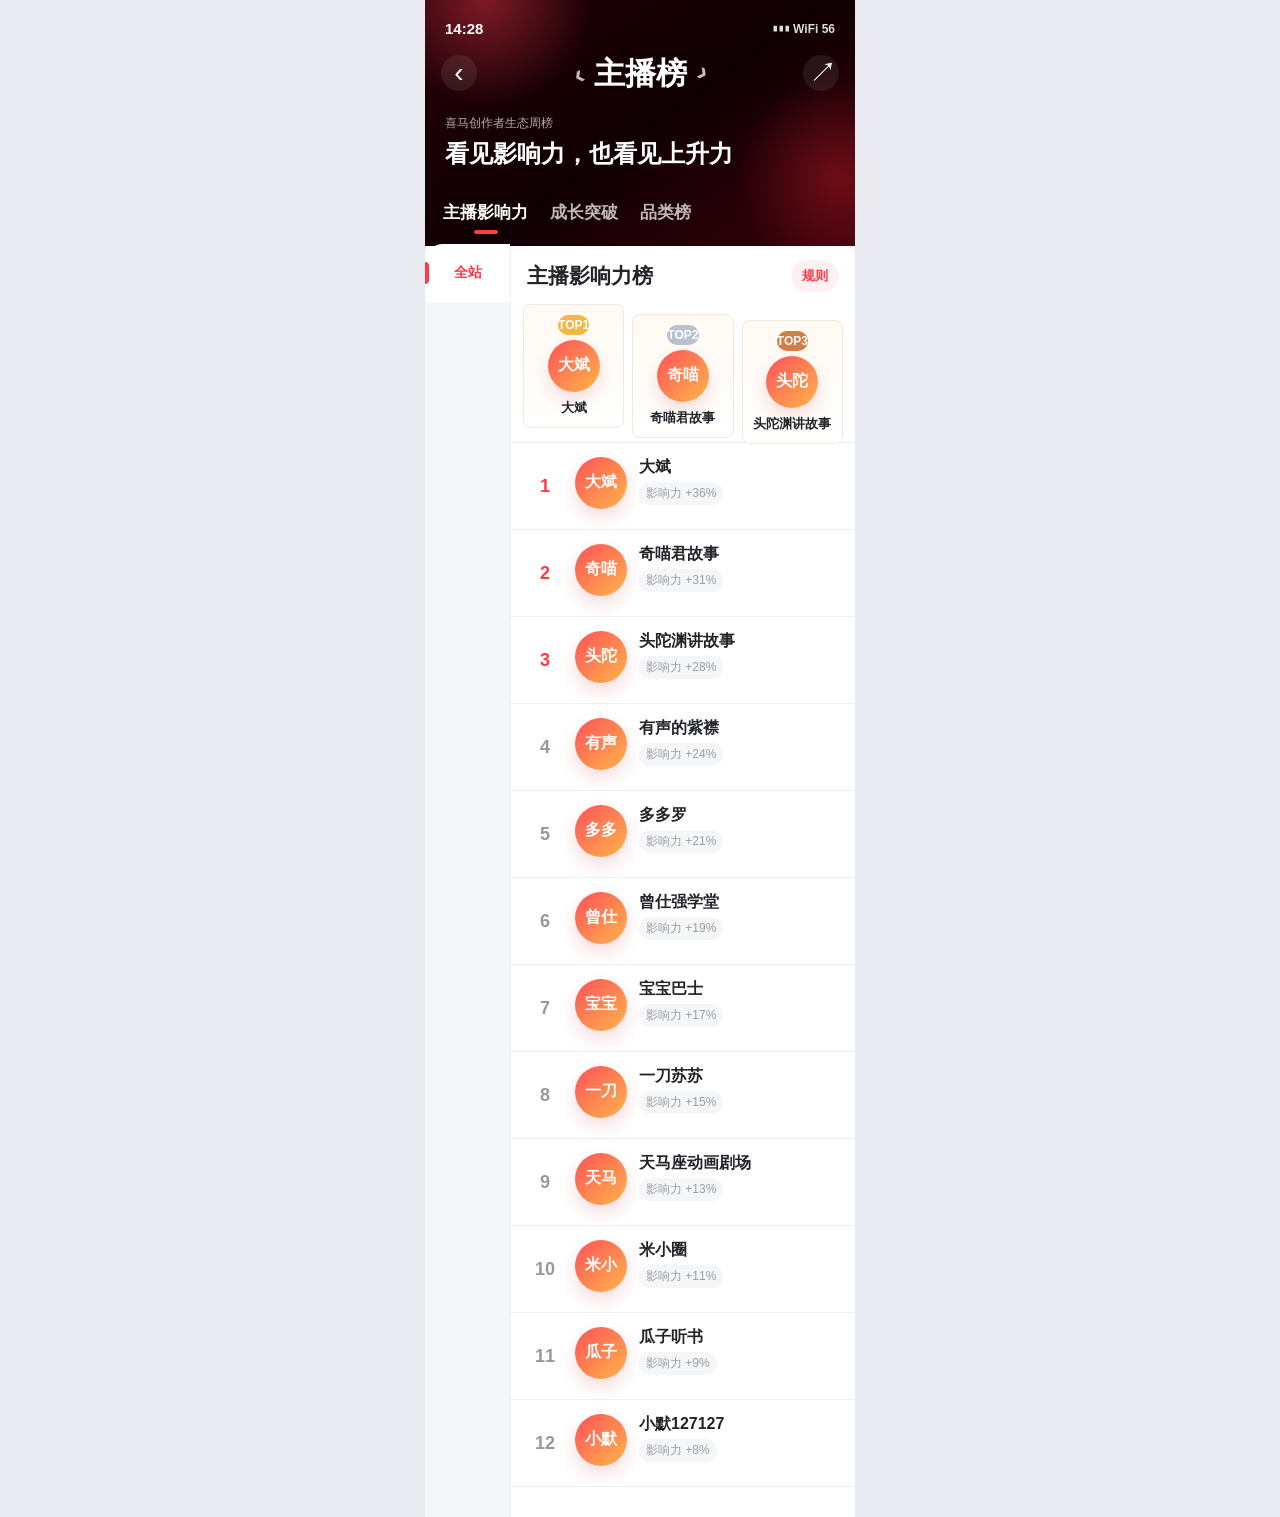
<file: index.html>
<!doctype html>
<html lang="zh-CN">
  <head>
    <meta charset="UTF-8" />
    <meta name="viewport" content="width=device-width, initial-scale=1.0" />
    <title>喜马主播榜 Demo</title>
    <style>
:root {
  --red: #ff3b44;
  --red-deep: #7f0012;
  --ink: #23242a;
  --muted: #83858d;
  --line: #f0f1f4;
  --panel: #ffffff;
  --soft: #f7f8fb;
  --gold: #f7b642;
  --silver: #b8c1cc;
  --bronze: #d57c48;
}

* {
  box-sizing: border-box;
}

body {
  min-height: 100vh;
  margin: 0;
  display: grid;
  place-items: center;
  background: #e9ebf1;
  color: var(--ink);
  font-family: -apple-system, BlinkMacSystemFont, "PingFang SC", "Microsoft YaHei", sans-serif;
}

button {
  border: 0;
  font: inherit;
}

.phone-shell {
  width: min(430px, 100vw);
  min-height: 100vh;
  background: #111;
}

.app-screen {
  min-height: 100vh;
  overflow: hidden;
  background: var(--soft);
}

.hero {
  position: relative;
  padding: 18px 16px 0;
  color: #fff;
  background:
    radial-gradient(circle at 14% 0%, rgba(255, 63, 83, 0.42), transparent 24%),
    radial-gradient(circle at 96% 72%, rgba(255, 40, 55, 0.32), transparent 23%),
    linear-gradient(145deg, #220007 0%, #100003 52%, #36000a 100%);
}

.statusbar,
.topbar,
.tabbar {
  display: flex;
  align-items: center;
}

.statusbar {
  justify-content: space-between;
  padding: 2px 4px 18px;
  font-size: 15px;
  font-weight: 700;
}

.status-icons {
  font-size: 12px;
  opacity: 0.86;
}

.topbar {
  justify-content: space-between;
}

.topbar h1 {
  margin: 0;
  font-size: 31px;
  line-height: 1;
  letter-spacing: 0;
}

.topbar h1::before,
.topbar h1::after {
  content: "‹";
  display: inline-block;
  margin: 0 10px;
  color: rgba(255, 255, 255, 0.74);
  font-size: 28px;
  transform: rotate(-28deg);
}

.topbar h1::after {
  transform: rotate(208deg);
}

.icon-btn {
  width: 36px;
  height: 36px;
  border-radius: 18px;
  color: #fff;
  background: rgba(255, 255, 255, 0.08);
  font-size: 28px;
  line-height: 1;
}

.hero-copy {
  padding: 24px 4px 16px;
}

.hero-copy .eyebrow {
  margin: 0 0 8px;
  color: rgba(255, 255, 255, 0.68);
  font-size: 12px;
}

.hero-copy h2 {
  margin: 0;
  font-size: 24px;
  line-height: 1.2;
}

.hero-copy p:last-child {
  margin: 8px 0 0;
  color: rgba(255, 255, 255, 0.72);
  font-size: 13px;
}

.tabbar {
  gap: 22px;
  overflow-x: auto;
  padding: 8px 2px 12px;
  scrollbar-width: none;
}

.tabbar::-webkit-scrollbar {
  display: none;
}

.tab {
  position: relative;
  flex: 0 0 auto;
  padding: 8px 0 10px;
  color: rgba(255, 255, 255, 0.72);
  background: transparent;
  font-size: 17px;
  font-weight: 600;
  white-space: nowrap;
}

.tab.active {
  color: #fff;
}

.tab.active::after {
  content: "";
  position: absolute;
  left: 50%;
  bottom: 0;
  width: 24px;
  height: 4px;
  border-radius: 2px;
  background: var(--red);
  transform: translateX(-50%);
}

.content-panel {
  min-height: calc(100vh - 230px);
  margin-top: -2px;
  border-radius: 18px 18px 0 0;
  background: var(--panel);
  overflow: hidden;
}

.notice {
  margin: 0;
  padding: 14px 18px 11px;
  color: #a0a2aa;
  font-size: 13px;
  border-bottom: 1px solid var(--line);
}

.notice:empty {
  display: none;
}

.rail-layout {
  display: grid;
  grid-template-columns: 86px minmax(0, 1fr);
  min-height: calc(100vh - 284px);
}

.side-rail {
  background: #f5f6f8;
  border-right: 1px solid #eceef2;
}

.rail-item {
  position: relative;
  width: 100%;
  min-height: 58px;
  padding: 0 10px;
  color: #8b8d94;
  background: transparent;
  font-size: 14px;
  line-height: 1.25;
}

.rail-item.active {
  color: var(--red);
  background: #fff;
  font-weight: 700;
}

.rail-item.active::before {
  content: "";
  position: absolute;
  left: 0;
  top: 18px;
  width: 4px;
  height: 22px;
  border-radius: 0 4px 4px 0;
  background: var(--red);
}

.rank-area {
  min-width: 0;
  padding: 16px 0 30px;
}

.section-head {
  display: flex;
  align-items: center;
  justify-content: space-between;
  gap: 12px;
  padding: 0 16px 12px;
}

.label {
  margin: 0 0 4px;
  color: var(--muted);
  font-size: 12px;
}

.label:empty {
  display: none;
}

.section-head h3 {
  margin: 0;
  font-size: 21px;
  line-height: 1.15;
}

.rule-btn {
  flex: 0 0 auto;
  padding: 7px 11px;
  border-radius: 16px;
  color: var(--red);
  background: #fff1f2;
  font-size: 13px;
  font-weight: 700;
}

.rule-card {
  display: none;
  margin: 0 16px 14px;
  padding: 12px;
  border: 1px solid #ffe0e3;
  border-radius: 8px;
  background: #fff8f8;
  color: #5b4549;
  font-size: 12px;
  line-height: 1.6;
}

.rule-card.show {
  display: block;
}

.podium {
  display: grid;
  grid-template-columns: repeat(3, minmax(0, 1fr));
  gap: 8px;
  padding: 0 12px 14px;
}

.podium-card {
  min-width: 0;
  padding: 10px 8px;
  border: 1px solid #f1e8de;
  border-radius: 8px;
  background: linear-gradient(180deg, #fffaf2 0%, #fff 100%);
  text-align: center;
}

.podium-card:nth-child(2) {
  transform: translateY(10px);
}

.podium-card:nth-child(3) {
  transform: translateY(16px);
}

.avatar {
  display: grid;
  place-items: center;
  width: 52px;
  height: 52px;
  margin: 0 auto 7px;
  border-radius: 50%;
  color: #fff;
  font-weight: 800;
  background: linear-gradient(135deg, #ff5158, #ffb54b);
  box-shadow: 0 8px 18px rgba(190, 36, 44, 0.16);
}

.podium-rank {
  display: inline-flex;
  align-items: center;
  justify-content: center;
  min-width: 26px;
  height: 20px;
  margin-bottom: 5px;
  border-radius: 10px;
  color: #fff;
  background: var(--gold);
  font-size: 12px;
  font-weight: 800;
}

.podium-card:nth-child(2) .podium-rank {
  background: var(--silver);
}

.podium-card:nth-child(3) .podium-rank {
  background: var(--bronze);
}

.podium-name {
  overflow: hidden;
  margin: 0;
  font-size: 13px;
  font-weight: 800;
  white-space: nowrap;
  text-overflow: ellipsis;
}

.podium-meta {
  margin: 4px 0 0;
  color: var(--muted);
  font-size: 11px;
}

.rank-list {
  border-top: 1px solid var(--line);
}

.rank-row {
  display: grid;
  grid-template-columns: 36px 58px minmax(0, 1fr);
  gap: 9px;
  padding: 14px 16px 13px;
  border-bottom: 1px solid var(--line);
}

.rank-num {
  align-self: center;
  color: #9699a1;
  font-size: 18px;
  font-weight: 800;
  text-align: center;
}

.rank-row:nth-child(1) .rank-num,
.rank-row:nth-child(2) .rank-num,
.rank-row:nth-child(3) .rank-num {
  color: var(--red);
}

.row-main {
  min-width: 0;
}

.name-line,
.metric-line {
  display: flex;
  align-items: center;
  min-width: 0;
}

.name-line {
  gap: 6px;
  margin-bottom: 4px;
}

.name {
  overflow: hidden;
  font-size: 16px;
  font-weight: 800;
  white-space: nowrap;
  text-overflow: ellipsis;
}

.badge {
  flex: 0 0 auto;
  padding: 2px 6px;
  border-radius: 10px;
  color: #fff;
  background: #8967ff;
  font-size: 10px;
  font-weight: 800;
}

.desc {
  overflow: hidden;
  margin: 0 0 8px;
  color: #767982;
  font-size: 13px;
  white-space: nowrap;
  text-overflow: ellipsis;
}

.metric-line {
  flex-wrap: wrap;
  gap: 6px;
  color: #9a9da5;
  font-size: 12px;
}

.metric-chip {
  padding: 3px 7px;
  border-radius: 12px;
  background: #f5f6f8;
}

.empty {
  margin: 10px 16px;
  padding: 26px 18px;
  border: 1px dashed #dedfe4;
  border-radius: 8px;
  background: #fafbfc;
  color: #787b84;
  font-size: 14px;
  line-height: 1.7;
}

@media (max-width: 360px) {
  .rail-layout {
    grid-template-columns: 76px minmax(0, 1fr);
  }

  .rank-row {
    grid-template-columns: 30px 48px minmax(0, 1fr);
    gap: 7px;
    padding-left: 12px;
    padding-right: 12px;
  }

  .avatar {
    width: 48px;
    height: 48px;
  }
}

    </style>
  </head>
  <body>
    <main class="phone-shell">
      <section class="app-screen">
        <header class="hero">
          <div class="statusbar">
            <span>14:28</span>
            <span class="status-icons">▮▮▮  WiFi  56</span>
          </div>
          <nav class="topbar" aria-label="页面导航">
            <button class="icon-btn" type="button" aria-label="返回">‹</button>
            <h1>主播榜</h1>
            <button class="icon-btn" type="button" aria-label="转发">↗</button>
          </nav>
          <div class="hero-copy">
            <p class="eyebrow">喜马创作者生态周榜</p>
            <h2>看见影响力，也看见上升力</h2>
          </div>
          <div class="tabbar" id="rankTabs" role="tablist" aria-label="榜单切换"></div>
        </header>

        <section class="content-panel">
          <div class="notice" id="notice"></div>
          <div class="rail-layout">
            <aside class="side-rail" id="sideRail" aria-label="榜单分类"></aside>
            <section class="rank-area">
              <div class="section-head">
                <div>
                  <p class="label" id="rankCycle"></p>
                  <h3 id="rankTitle"></h3>
                </div>
                <button class="rule-btn" id="ruleToggle" type="button">规则</button>
              </div>

              <div class="rule-card" id="ruleCard"></div>
              <div class="podium" id="podium"></div>
              <div class="rank-list" id="rankList"></div>
            </section>
          </div>
        </section>
      </section>
    </main>
    <script>
const rankData = {
  main: {
    title: "主播影响力榜",
    cycle: "",
    notice: "",
    rail: ["全站"],
    rows: [
      ["大斌", "", "", 0.779, "", "", ""],
      ["奇喵君故事", "", "", 0.768, "", "", ""],
      ["头陀渊讲故事", "", "", 0.762, "", "", ""],
      ["有声的紫襟", "", "", 0.752, "", "", ""],
      ["多多罗", "", "", 0.742, "", "", ""],
      ["曾仕强学堂", "", "", 0.700, "", "", ""],
      ["宝宝巴士", "", "", 0.694, "", "", ""],
      ["一刀苏苏", "", "", 0.690, "", "", ""],
      ["天马座动画剧场", "", "", 0.690, "", "", ""],
      ["米小圈", "", "", 0.688, "", "", ""],
      ["瓜子听书", "", "", 0.684, "", "", ""],
      ["小默127127", "", "", 0.683, "", "", ""]
    ]
  },
  growth: {
    title: "成长突破榜",
    cycle: "",
    notice: "",
    rail: ["全站"],
    rows: [
      ["重塑心灵心理训练中心", "", "", 1.016, "", "", ""],
      ["混知FM", "", "", 0.891, "", "", ""],
      ["小鹿小鹿工作室", "", "", 0.749, "", "", ""],
      ["霓达播客NidaMedia", "", "", 0.734, "", "", ""],
      ["昆虫大叔", "", "", 0.619, "", "", ""],
      ["不熬夜文史局", "", "", 0.600, "", "", ""],
      ["王金鑫老师", "", "", 0.556, "", "", ""],
      ["开心锤锤", "", "", 0.549, "", "", ""],
      ["多彩故事树", "", "", 0.492, "", "", ""],
      ["天地童声", "", "", 0.461, "", "", ""],
      ["十三妖仙学院", "", "", 0.437, "", "", ""],
      ["剧舞吧小宇宙", "", "", 0.434, "", "", ""]
    ]
  },
  category: {
    title: "品类创作者榜",
    cycle: "",
    notice: "",
    rail: ["故事演绎", "价值表达", "亲子陪伴", "播客"],
    groups: {
"故事演绎": [
                  [
                        "头陀渊讲故事",
                        "",
                        "",
                        2.0,
                        "",
                        "",
                        ""
                  ],
                  [
                        "有声的紫襟",
                        "",
                        "",
                        1.975,
                        "",
                        "",
                        ""
                  ],
                  [
                        "一刀苏苏",
                        "",
                        "",
                        1.933,
                        "",
                        "",
                        ""
                  ],
                  [
                        "白夜剧场",
                        "",
                        "",
                        1.922,
                        "",
                        "",
                        ""
                  ],
                  [
                        "单田芳评书",
                        "",
                        "",
                        1.912,
                        "",
                        "",
                        ""
                  ],
                  [
                        "德云社郭德纲相声VIP",
                        "",
                        "",
                        1.901,
                        "",
                        "",
                        ""
                  ],
                  [
                        "熊猫青云_云之声",
                        "",
                        "",
                        1.846,
                        "",
                        "",
                        ""
                  ],
                  [
                        "云天河",
                        "",
                        "",
                        1.843,
                        "",
                        "",
                        ""
                  ],
                  [
                        "大斌",
                        "",
                        "",
                        1.834,
                        "",
                        "",
                        ""
                  ],
                  [
                        "姣姣兮",
                        "",
                        "",
                        1.832,
                        "",
                        "",
                        ""
                  ],
                  [
                        "雪月之下",
                        "",
                        "",
                        1.831,
                        "",
                        "",
                        ""
                  ],
                  [
                        "DJ杨湃",
                        "",
                        "",
                        1.825,
                        "",
                        "",
                        ""
                  ]
            ],
            "价值表达": [
                  [
                        "王更新",
                        "",
                        "",
                        1.987,
                        "",
                        "",
                        ""
                  ],
                  [
                        "一个志远",
                        "",
                        "",
                        1.965,
                        "",
                        "",
                        ""
                  ],
                  [
                        "中信书院",
                        "",
                        "",
                        1.957,
                        "",
                        "",
                        ""
                  ],
                  [
                        "百家讲坛",
                        "",
                        "",
                        1.932,
                        "",
                        "",
                        ""
                  ],
                  [
                        "半条鱼儿",
                        "",
                        "",
                        1.921,
                        "",
                        "",
                        ""
                  ],
                  [
                        "听风的蚕",
                        "",
                        "",
                        1.915,
                        "",
                        "",
                        ""
                  ],
                  [
                        "喜马头条",
                        "",
                        "",
                        1.91,
                        "",
                        "",
                        ""
                  ],
                  [
                        "曾仕强学堂",
                        "",
                        "",
                        1.902,
                        "",
                        "",
                        ""
                  ],
                  [
                        "GIADA_岩中花述",
                        "",
                        "",
                        1.895,
                        "",
                        "",
                        ""
                  ],
                  [
                        "蒙曼",
                        "",
                        "",
                        1.888,
                        "",
                        "",
                        ""
                  ],
                  [
                        "喜马讲书",
                        "",
                        "",
                        1.885,
                        "",
                        "",
                        ""
                  ],
                  [
                        "阿富汗村姑",
                        "",
                        "",
                        1.881,
                        "",
                        "",
                        ""
                  ]
            ],
            "亲子陪伴": [
                  [
                        "宝宝巴士",
                        "",
                        "",
                        2.0,
                        "",
                        "",
                        ""
                  ],
                  [
                        "多多罗",
                        "",
                        "",
                        1.94,
                        "",
                        "",
                        ""
                  ],
                  [
                        "奇喵君故事",
                        "",
                        "",
                        1.926,
                        "",
                        "",
                        ""
                  ],
                  [
                        "大中华寻宝记官方",
                        "",
                        "",
                        1.874,
                        "",
                        "",
                        ""
                  ],
                  [
                        "东海小学广播站",
                        "",
                        "",
                        1.843,
                        "",
                        "",
                        ""
                  ],
                  [
                        "米小圈",
                        "",
                        "",
                        1.833,
                        "",
                        "",
                        ""
                  ],
                  [
                        "保林叔叔讲故事",
                        "",
                        "",
                        1.806,
                        "",
                        "",
                        ""
                  ],
                  [
                        "天马座动画剧场",
                        "",
                        "",
                        1.794,
                        "",
                        "",
                        ""
                  ],
                  [
                        "100个秘密科普馆",
                        "",
                        "",
                        1.784,
                        "",
                        "",
                        ""
                  ],
                  [
                        "呆瓜叔叔讲故事",
                        "",
                        "",
                        1.78,
                        "",
                        "",
                        ""
                  ],
                  [
                        "大有叔叔",
                        "",
                        "",
                        1.746,
                        "",
                        "",
                        ""
                  ],
                  [
                        "超坦宇宙",
                        "",
                        "",
                        1.735,
                        "",
                        "",
                        ""
                  ]
            ],
            "播客": [
                  [
                        "GIADA_岩中花述",
                        "",
                        "",
                        1.898,
                        "",
                        "",
                        ""
                  ],
                  [
                        "凹凸电波",
                        "",
                        "",
                        1.84,
                        "",
                        "",
                        ""
                  ],
                  [
                        "旭岽叨科学",
                        "",
                        "",
                        1.815,
                        "",
                        "",
                        ""
                  ],
                  [
                        "读客熊猫君",
                        "",
                        "",
                        1.784,
                        "",
                        "",
                        ""
                  ],
                  [
                        "有知有行App",
                        "",
                        "",
                        1.744,
                        "",
                        "",
                        ""
                  ],
                  [
                        "颜晓静Athena",
                        "",
                        "",
                        1.736,
                        "",
                        "",
                        ""
                  ],
                  [
                        "携隐Melody",
                        "",
                        "",
                        1.732,
                        "",
                        "",
                        "新上榜"
                  ],
                  [
                        "春典JARGON",
                        "",
                        "",
                        1.727,
                        "",
                        "",
                        ""
                  ],
                  [
                        "文化有限的星光",
                        "",
                        "",
                        1.72,
                        "",
                        "",
                        ""
                  ],
                  [
                        "刘飞Lufy",
                        "",
                        "",
                        1.72,
                        "",
                        "",
                        ""
                  ],
                  [
                        "阿坑是个坑",
                        "",
                        "",
                        1.716,
                        "",
                        "",
                        "新上榜"
                  ],
                  [
                        "杨天真本真",
                        "",
                        "",
                        1.715,
                        "",
                        "",
                        ""
                  ]
            ]
    }
  }
};

const tabs = [
  ["main", "主播影响力"],
  ["growth", "成长突破"],
  ["category", "品类榜"]
];

let activeTab = "main";
let activeRail = "全站";

const rankTabs = document.querySelector("#rankTabs");
const sideRail = document.querySelector("#sideRail");
const notice = document.querySelector("#notice");
const rankCycle = document.querySelector("#rankCycle");
const rankTitle = document.querySelector("#rankTitle");
const ruleCard = document.querySelector("#ruleCard");
const ruleToggle = document.querySelector("#ruleToggle");
const podium = document.querySelector("#podium");
const rankList = document.querySelector("#rankList");
let rulesVisible = false;

function avatarText(name) {
  return name.replace(/[A-Za-z0-9]/g, "").slice(0, 2) || name.slice(0, 2);
}

function rowMatches(row, rail) {
  if (rail === "全站") return true;
  return row[2].includes(rail) || row[1].includes(rail);
}

function rowsForCurrentView() {
  const data = rankData[activeTab];
  if (activeTab === "category") return data.groups[activeRail] || [];
  return data.rows.filter((row) => rowMatches(row, activeRail));
}

function displayMetrics(row, index) {
  const rowMetrics = row.slice(4, 7).filter(Boolean);
  const lift = [36, 31, 28, 24, 21, 19, 17, 15, 13, 11, 9, 8][index] || 6;

  if (rowMetrics.includes("新上榜")) {
    return [`影响力 +${lift}%`, "新上榜"];
  }

  if (rowMetrics.length) return rowMetrics;

  return [`影响力 +${lift}%`];
}

function ruleText() {
  if (activeTab === "main") {
    return "计算维度：有效播放时长 15% + EDAU 15% + 分享量 15% + 新增关注量 15% + 收入 40%。基础得分 = 40% × 全局得分 + 60% × 品类得分；最终得分 = 基础得分 × 小品类系数。";
  }
  if (activeTab === "growth") {
    return "计算维度：收入增长率 + EDAU 增长率。基础得分 = 40% × 全局得分 + 60% × 品类得分；最终得分 = 基础得分 × 小品类系数。";
  }
  return "计算维度：有效播放 + 新增订阅。最终得分 = 60% × 细分类目得分 + 40% × 一级品类得分。";
}

function renderTabs() {
  rankTabs.innerHTML = tabs.map(([key, label]) => (
    `<button class="tab ${key === activeTab ? "active" : ""}" type="button" data-tab="${key}">${label}</button>`
  )).join("");
}

function renderRail(data) {
  sideRail.innerHTML = data.rail.map((item) => (
    `<button class="rail-item ${item === activeRail ? "active" : ""}" type="button" data-rail="${item}">${item}</button>`
  )).join("");
}

function renderPodium(rows) {
  podium.innerHTML = rows.slice(0, 3).map((row, index) => (
    `<article class="podium-card">
      <span class="podium-rank">TOP${index + 1}</span>
      <div class="avatar">${avatarText(row[0])}</div>
      <p class="podium-name">${row[0]}</p>
    </article>`
  )).join("");
}

function renderRows(rows) {
  if (!rows.length) {
    rankList.innerHTML = `<div class="empty">播客榜数据还未准备好。建议在此保留入口，展示“数据建设中”状态，并在品类字段、圈选逻辑和运营承接方案确定后自动切换为榜单列表。</div>`;
    return;
  }

  rankList.innerHTML = rows.map((row, index) => {
    const chips = displayMetrics(row, index).map((metric) => (
      `<span class="metric-chip">${metric}</span>`
    )).join("");
    const metricLine = chips ? `<div class="metric-line">${chips}</div>` : "";
    return `<article class="rank-row">
      <div class="rank-num">${index + 1}</div>
      <div class="avatar">${avatarText(row[0])}</div>
      <div class="row-main">
        <div class="name-line">
          <span class="name">${row[0]}</span>
        </div>
        ${metricLine}
      </div>
    </article>`;
  }).join("");
}

function render() {
  renderTabs();

  const data = rankData[activeTab];
  if (!data.rail.includes(activeRail)) activeRail = data.rail[0];
  const rows = rowsForCurrentView();

  notice.textContent = data.notice;
  rankCycle.textContent = data.cycle;
  rankTitle.textContent = activeTab === "category" ? `${activeRail}榜` : data.title;
  ruleCard.textContent = ruleText();
  ruleCard.classList.toggle("show", rulesVisible);
  renderRail(data);
  renderPodium(rows);
  renderRows(rows);
}

rankTabs.addEventListener("click", (event) => {
  const button = event.target.closest("[data-tab]");
  if (!button) return;
  activeTab = button.dataset.tab;
  rulesVisible = false;
  activeRail = activeTab === "category" ? "故事演绎" : "全站";
  render();
});

sideRail.addEventListener("click", (event) => {
  const button = event.target.closest("[data-rail]");
  if (!button) return;
  activeRail = button.dataset.rail;
  render();
});

ruleToggle.addEventListener("click", () => {
  rulesVisible = !rulesVisible;
  render();
});

render();

    </script>
  </body>
</html>
</file>
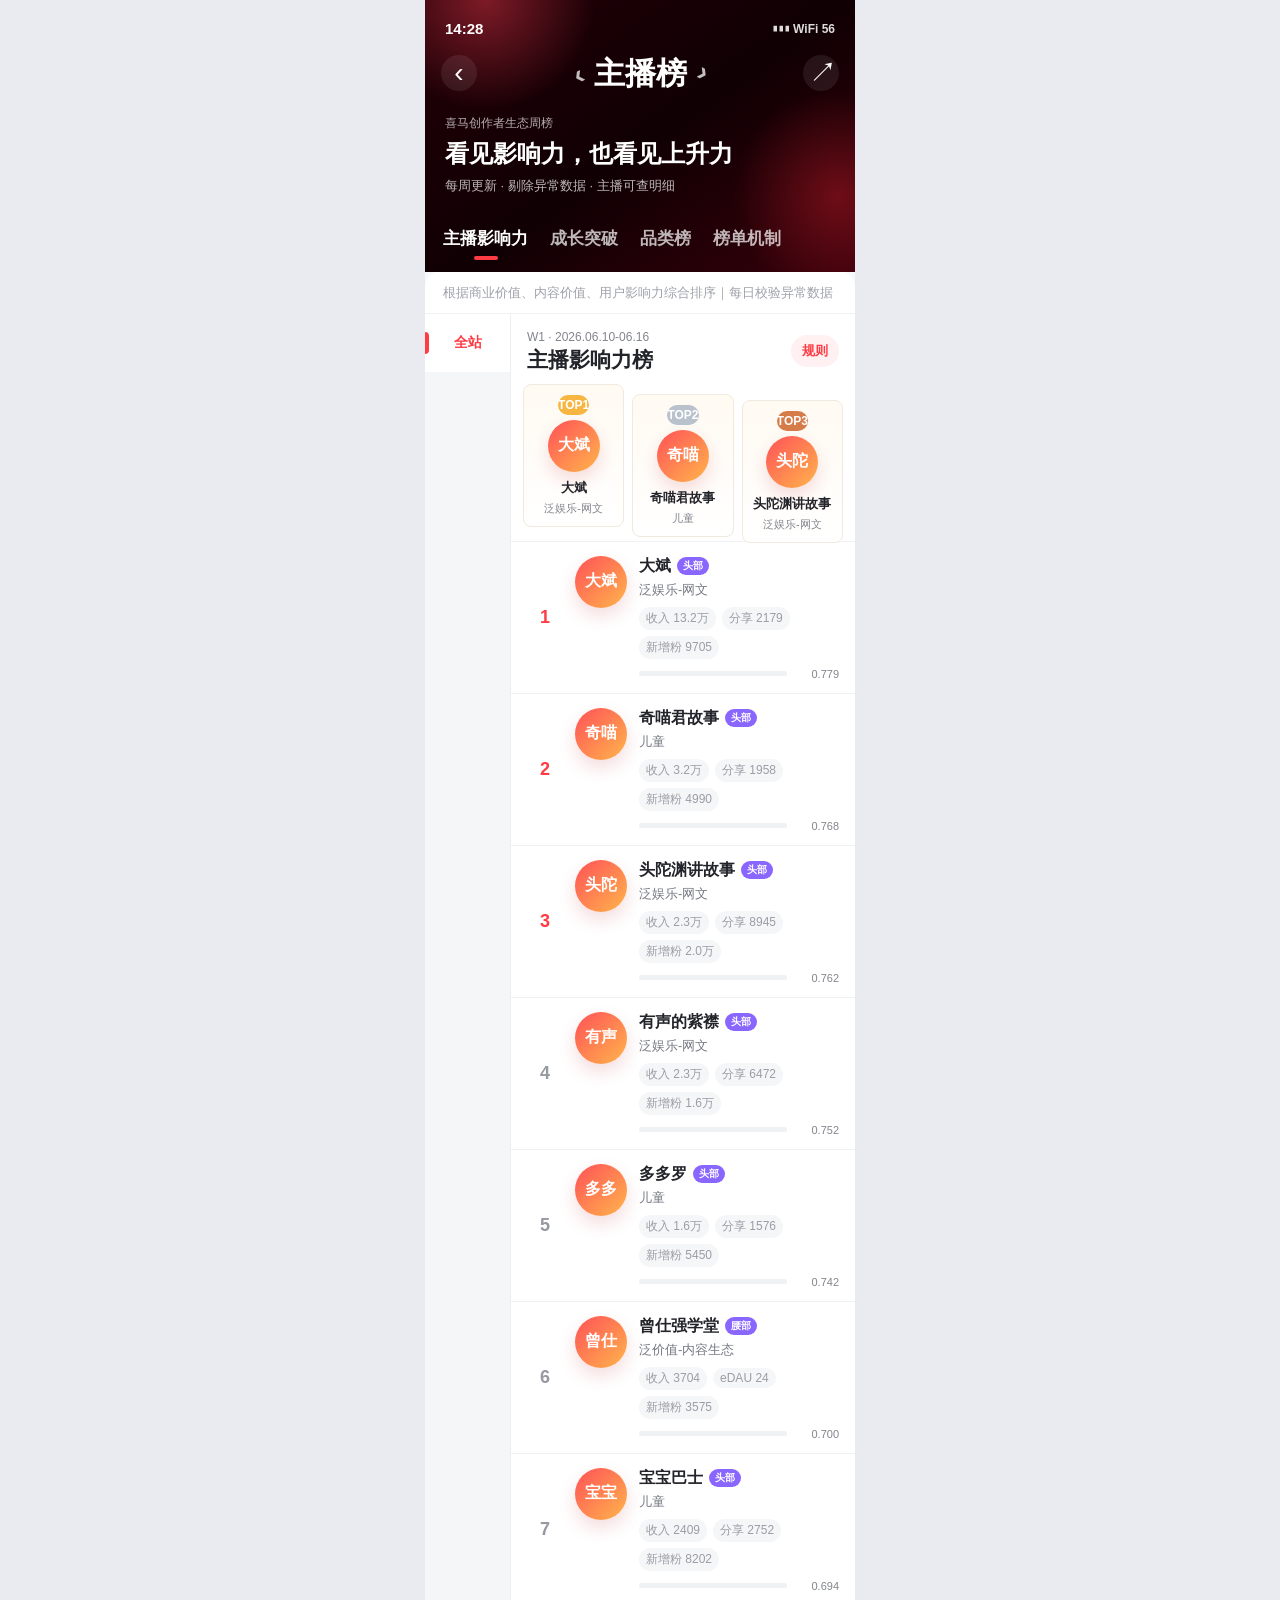
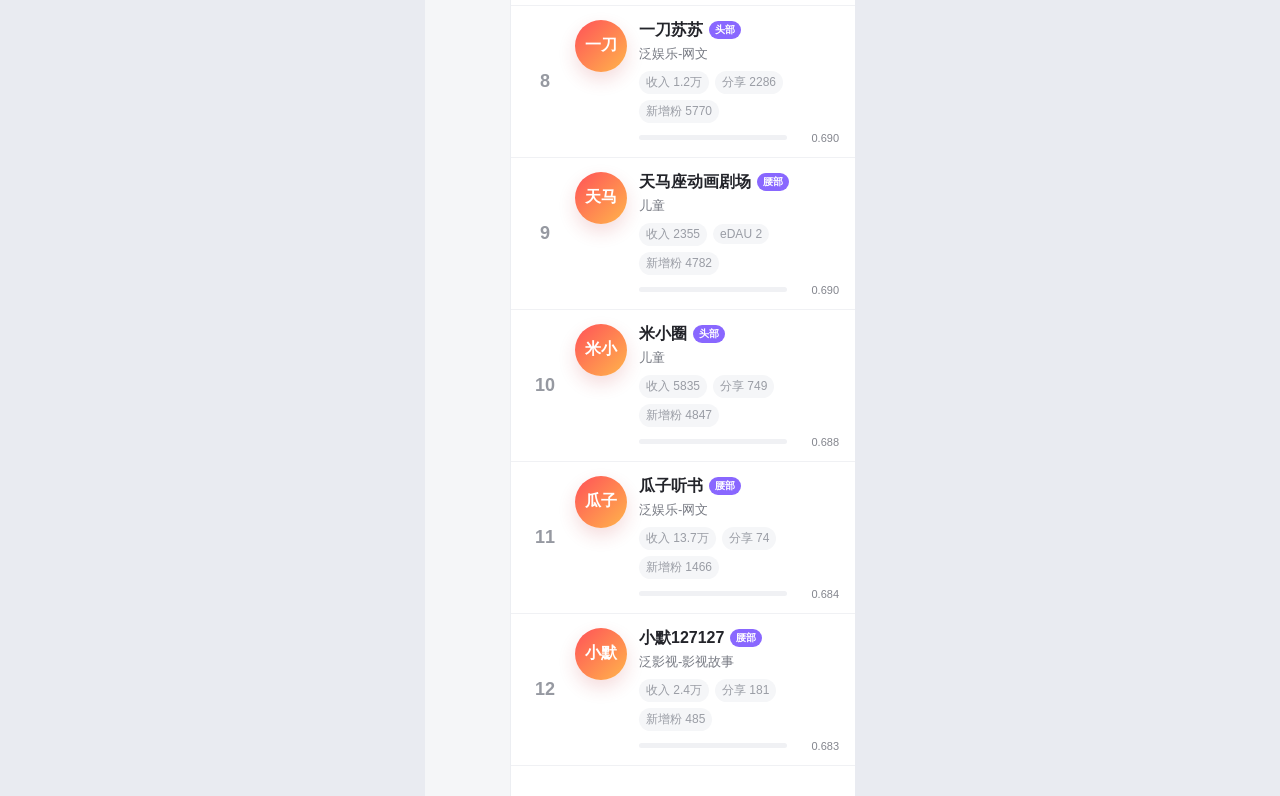
<file: app主播榜单demo-share/index.html>
<!doctype html>
<html lang="zh-CN">
  <head>
    <meta charset="UTF-8" />
    <meta name="viewport" content="width=device-width, initial-scale=1.0" />
    <title>喜马主播榜 Demo</title>
    <link rel="stylesheet" href="./styles.css" />
  </head>
  <body>
    <main class="phone-shell">
      <section class="app-screen">
        <header class="hero">
          <div class="statusbar">
            <span>14:28</span>
            <span class="status-icons">▮▮▮  WiFi  56</span>
          </div>
          <nav class="topbar" aria-label="页面导航">
            <button class="icon-btn" type="button" aria-label="返回">‹</button>
            <h1>主播榜</h1>
            <button class="icon-btn" type="button" aria-label="分享">↗</button>
          </nav>
          <div class="hero-copy">
            <p class="eyebrow">喜马创作者生态周榜</p>
            <h2>看见影响力，也看见上升力</h2>
            <p>每周更新 · 剔除异常数据 · 主播可查明细</p>
          </div>
          <div class="tabbar" id="rankTabs" role="tablist" aria-label="榜单切换"></div>
        </header>

        <section class="content-panel">
          <div class="notice" id="notice"></div>
          <div class="rail-layout">
            <aside class="side-rail" id="sideRail" aria-label="榜单分类"></aside>
            <section class="rank-area">
              <div class="section-head">
                <div>
                  <p class="label" id="rankCycle"></p>
                  <h3 id="rankTitle"></h3>
                </div>
                <button class="rule-btn" id="ruleToggle" type="button">规则</button>
              </div>

              <div class="rule-card" id="ruleCard"></div>
              <div class="podium" id="podium"></div>
              <div class="rank-list" id="rankList"></div>
            </section>
          </div>
        </section>
      </section>
    </main>
    <script src="./app.js"></script>
  </body>
</html>
</file>
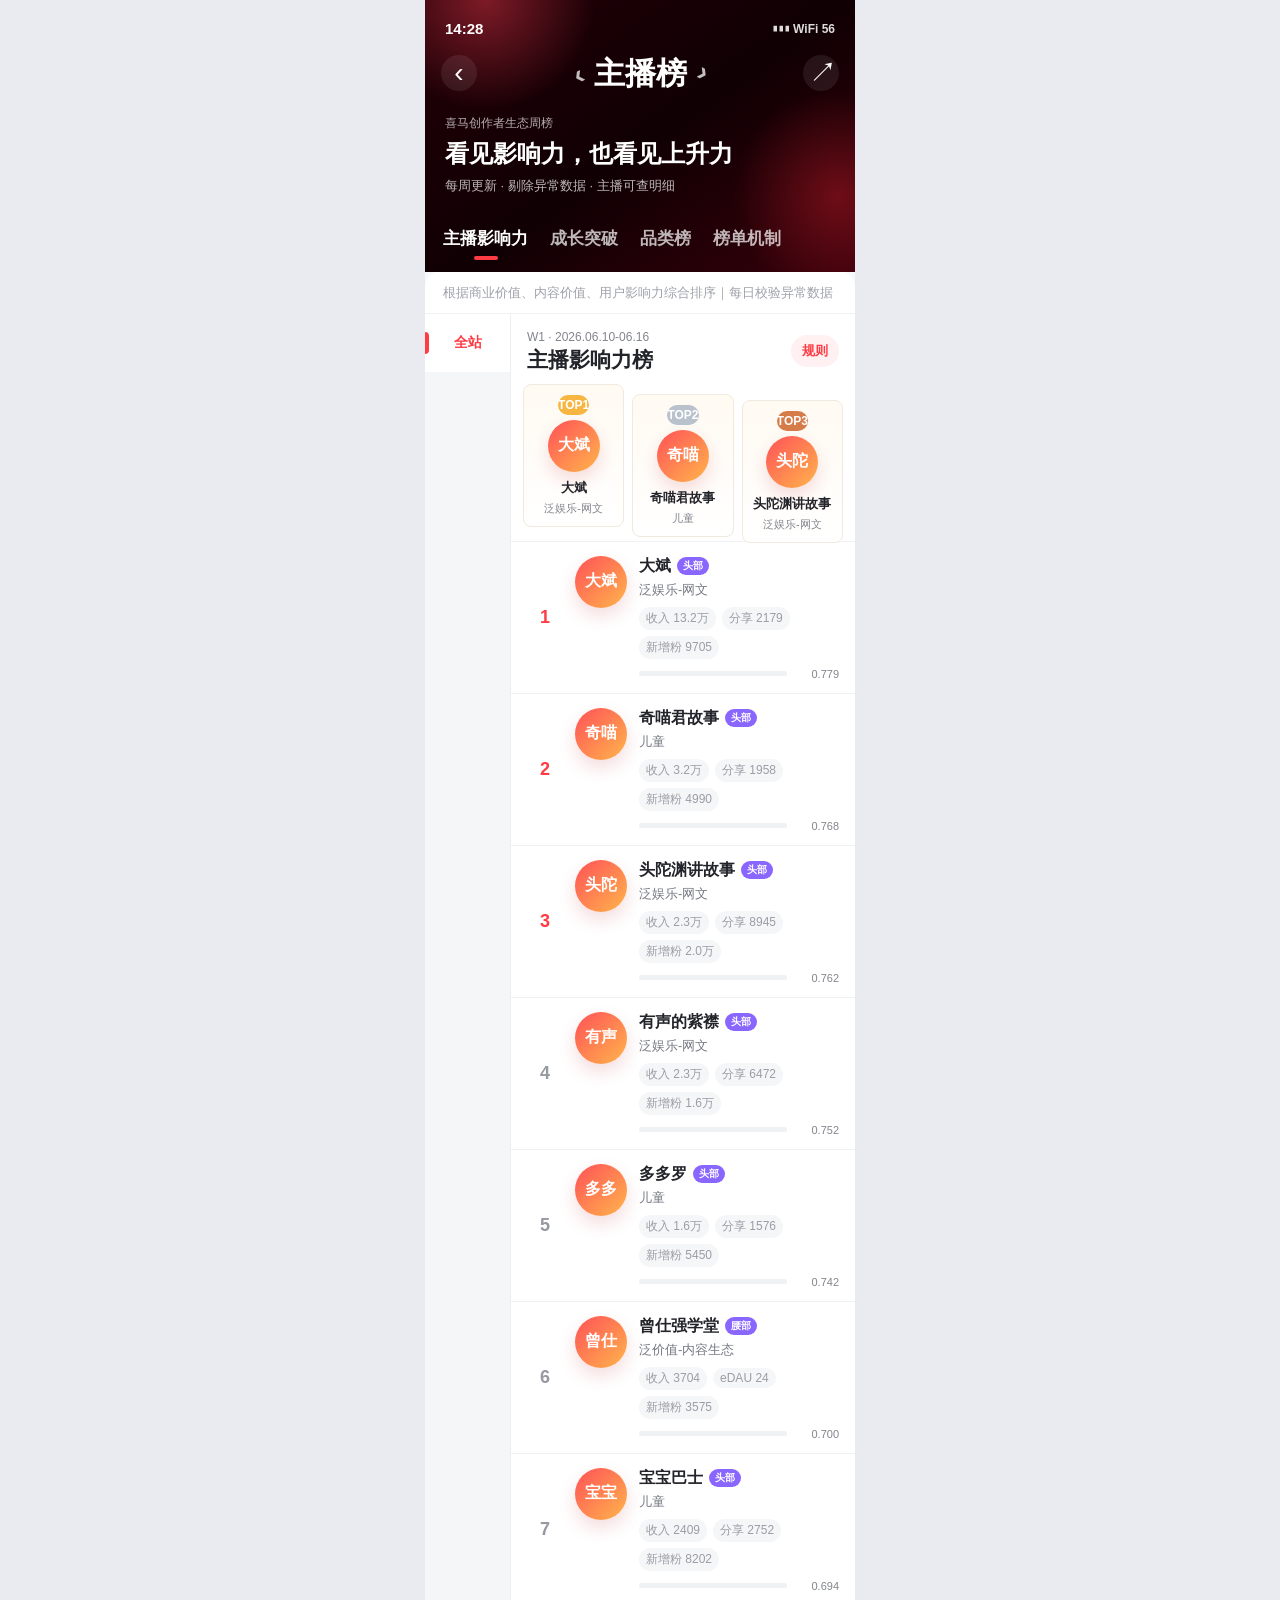
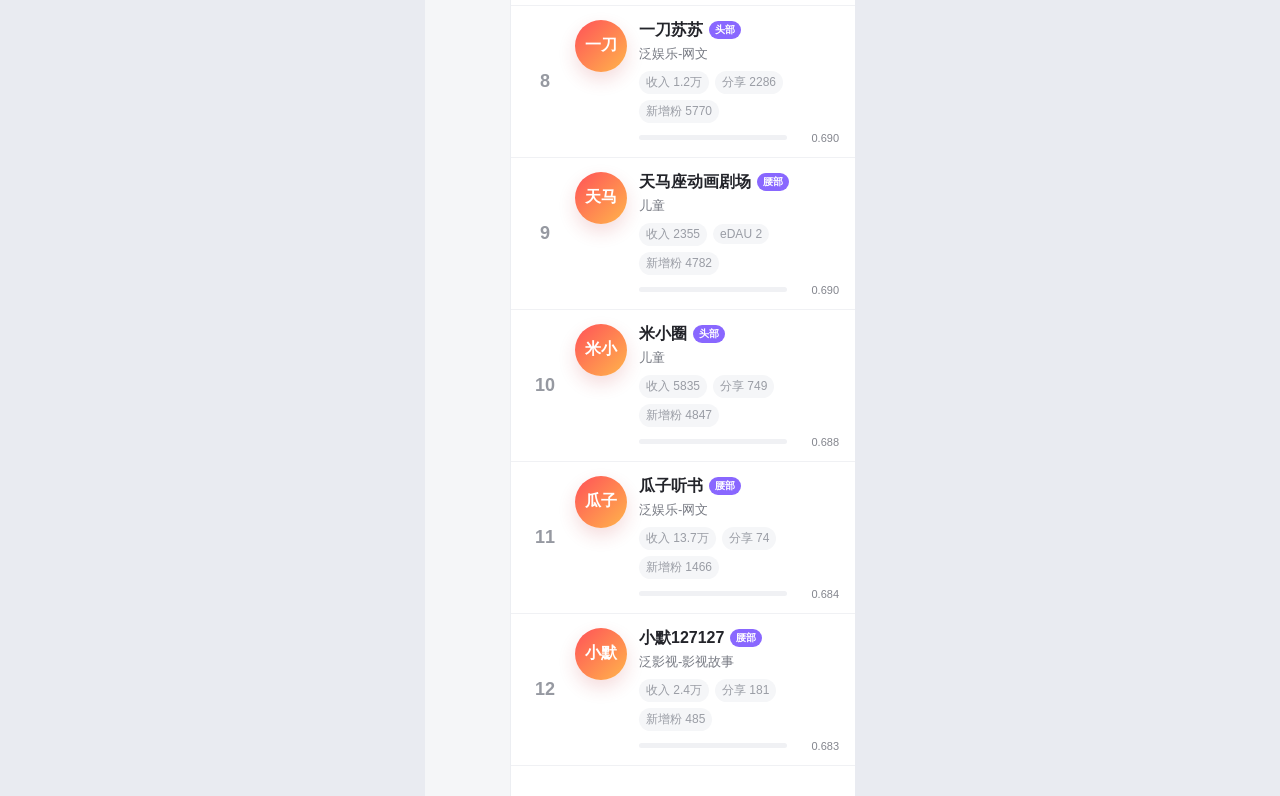
<file: app主播榜单demo-share/share.html>
<!doctype html>
<html lang="zh-CN">
  <head>
    <meta charset="UTF-8" />
    <meta name="viewport" content="width=device-width, initial-scale=1.0" />
    <title>喜马主播榜 Demo</title>
    <style>
:root {
  --red: #ff3b44;
  --red-deep: #7f0012;
  --ink: #23242a;
  --muted: #83858d;
  --line: #f0f1f4;
  --panel: #ffffff;
  --soft: #f7f8fb;
  --gold: #f7b642;
  --silver: #b8c1cc;
  --bronze: #d57c48;
}

* {
  box-sizing: border-box;
}

body {
  min-height: 100vh;
  margin: 0;
  display: grid;
  place-items: center;
  background: #e9ebf1;
  color: var(--ink);
  font-family: -apple-system, BlinkMacSystemFont, "PingFang SC", "Microsoft YaHei", sans-serif;
}

button {
  border: 0;
  font: inherit;
}

.phone-shell {
  width: min(430px, 100vw);
  min-height: 100vh;
  background: #111;
}

.app-screen {
  min-height: 100vh;
  overflow: hidden;
  background: var(--soft);
}

.hero {
  position: relative;
  padding: 18px 16px 0;
  color: #fff;
  background:
    radial-gradient(circle at 14% 0%, rgba(255, 63, 83, 0.42), transparent 24%),
    radial-gradient(circle at 96% 72%, rgba(255, 40, 55, 0.32), transparent 23%),
    linear-gradient(145deg, #220007 0%, #100003 52%, #36000a 100%);
}

.statusbar,
.topbar,
.tabbar {
  display: flex;
  align-items: center;
}

.statusbar {
  justify-content: space-between;
  padding: 2px 4px 18px;
  font-size: 15px;
  font-weight: 700;
}

.status-icons {
  font-size: 12px;
  opacity: 0.86;
}

.topbar {
  justify-content: space-between;
}

.topbar h1 {
  margin: 0;
  font-size: 31px;
  line-height: 1;
  letter-spacing: 0;
}

.topbar h1::before,
.topbar h1::after {
  content: "‹";
  display: inline-block;
  margin: 0 10px;
  color: rgba(255, 255, 255, 0.74);
  font-size: 28px;
  transform: rotate(-28deg);
}

.topbar h1::after {
  transform: rotate(208deg);
}

.icon-btn {
  width: 36px;
  height: 36px;
  border-radius: 18px;
  color: #fff;
  background: rgba(255, 255, 255, 0.08);
  font-size: 28px;
  line-height: 1;
}

.hero-copy {
  padding: 24px 4px 16px;
}

.hero-copy .eyebrow {
  margin: 0 0 8px;
  color: rgba(255, 255, 255, 0.68);
  font-size: 12px;
}

.hero-copy h2 {
  margin: 0;
  font-size: 24px;
  line-height: 1.2;
}

.hero-copy p:last-child {
  margin: 8px 0 0;
  color: rgba(255, 255, 255, 0.72);
  font-size: 13px;
}

.tabbar {
  gap: 22px;
  overflow-x: auto;
  padding: 8px 2px 12px;
  scrollbar-width: none;
}

.tabbar::-webkit-scrollbar {
  display: none;
}

.tab {
  position: relative;
  flex: 0 0 auto;
  padding: 8px 0 10px;
  color: rgba(255, 255, 255, 0.72);
  background: transparent;
  font-size: 17px;
  font-weight: 600;
  white-space: nowrap;
}

.tab.active {
  color: #fff;
}

.tab.active::after {
  content: "";
  position: absolute;
  left: 50%;
  bottom: 0;
  width: 24px;
  height: 4px;
  border-radius: 2px;
  background: var(--red);
  transform: translateX(-50%);
}

.content-panel {
  min-height: calc(100vh - 230px);
  margin-top: -2px;
  border-radius: 18px 18px 0 0;
  background: var(--panel);
  overflow: hidden;
}

.notice {
  margin: 0;
  padding: 14px 18px 11px;
  color: #a0a2aa;
  font-size: 13px;
  border-bottom: 1px solid var(--line);
}

.rail-layout {
  display: grid;
  grid-template-columns: 86px minmax(0, 1fr);
  min-height: calc(100vh - 284px);
}

.side-rail {
  background: #f5f6f8;
  border-right: 1px solid #eceef2;
}

.rail-item {
  position: relative;
  width: 100%;
  min-height: 58px;
  padding: 0 10px;
  color: #8b8d94;
  background: transparent;
  font-size: 14px;
  line-height: 1.25;
}

.rail-item.active {
  color: var(--red);
  background: #fff;
  font-weight: 700;
}

.rail-item.active::before {
  content: "";
  position: absolute;
  left: 0;
  top: 18px;
  width: 4px;
  height: 22px;
  border-radius: 0 4px 4px 0;
  background: var(--red);
}

.rank-area {
  min-width: 0;
  padding: 16px 0 30px;
}

.section-head {
  display: flex;
  align-items: center;
  justify-content: space-between;
  gap: 12px;
  padding: 0 16px 12px;
}

.label {
  margin: 0 0 4px;
  color: var(--muted);
  font-size: 12px;
}

.section-head h3 {
  margin: 0;
  font-size: 21px;
  line-height: 1.15;
}

.rule-btn {
  flex: 0 0 auto;
  padding: 7px 11px;
  border-radius: 16px;
  color: var(--red);
  background: #fff1f2;
  font-size: 13px;
  font-weight: 700;
}

.rule-card {
  display: none;
  margin: 0 16px 14px;
  padding: 12px;
  border: 1px solid #ffe0e3;
  border-radius: 8px;
  background: #fff8f8;
  color: #5b4549;
  font-size: 12px;
  line-height: 1.6;
}

.rule-card.show {
  display: block;
}

.podium {
  display: grid;
  grid-template-columns: repeat(3, minmax(0, 1fr));
  gap: 8px;
  padding: 0 12px 14px;
}

.podium-card {
  min-width: 0;
  padding: 10px 8px;
  border: 1px solid #f1e8de;
  border-radius: 8px;
  background: linear-gradient(180deg, #fffaf2 0%, #fff 100%);
  text-align: center;
}

.podium-card:nth-child(2) {
  transform: translateY(10px);
}

.podium-card:nth-child(3) {
  transform: translateY(16px);
}

.avatar {
  display: grid;
  place-items: center;
  width: 52px;
  height: 52px;
  margin: 0 auto 7px;
  border-radius: 50%;
  color: #fff;
  font-weight: 800;
  background: linear-gradient(135deg, #ff5158, #ffb54b);
  box-shadow: 0 8px 18px rgba(190, 36, 44, 0.16);
}

.podium-rank {
  display: inline-flex;
  align-items: center;
  justify-content: center;
  min-width: 26px;
  height: 20px;
  margin-bottom: 5px;
  border-radius: 10px;
  color: #fff;
  background: var(--gold);
  font-size: 12px;
  font-weight: 800;
}

.podium-card:nth-child(2) .podium-rank {
  background: var(--silver);
}

.podium-card:nth-child(3) .podium-rank {
  background: var(--bronze);
}

.podium-name {
  overflow: hidden;
  margin: 0;
  font-size: 13px;
  font-weight: 800;
  white-space: nowrap;
  text-overflow: ellipsis;
}

.podium-meta {
  margin: 4px 0 0;
  color: var(--muted);
  font-size: 11px;
}

.rank-list {
  border-top: 1px solid var(--line);
}

.rank-row {
  display: grid;
  grid-template-columns: 36px 58px minmax(0, 1fr);
  gap: 9px;
  padding: 14px 16px 13px;
  border-bottom: 1px solid var(--line);
}

.rank-num {
  align-self: center;
  color: #9699a1;
  font-size: 18px;
  font-weight: 800;
  text-align: center;
}

.rank-row:nth-child(1) .rank-num,
.rank-row:nth-child(2) .rank-num,
.rank-row:nth-child(3) .rank-num {
  color: var(--red);
}

.row-main {
  min-width: 0;
}

.name-line,
.metric-line,
.score-line {
  display: flex;
  align-items: center;
  min-width: 0;
}

.name-line {
  gap: 6px;
  margin-bottom: 4px;
}

.name {
  overflow: hidden;
  font-size: 16px;
  font-weight: 800;
  white-space: nowrap;
  text-overflow: ellipsis;
}

.badge {
  flex: 0 0 auto;
  padding: 2px 6px;
  border-radius: 10px;
  color: #fff;
  background: #8967ff;
  font-size: 10px;
  font-weight: 800;
}

.desc {
  overflow: hidden;
  margin: 0 0 8px;
  color: #767982;
  font-size: 13px;
  white-space: nowrap;
  text-overflow: ellipsis;
}

.metric-line {
  flex-wrap: wrap;
  gap: 6px;
  color: #9a9da5;
  font-size: 12px;
}

.metric-chip {
  padding: 3px 7px;
  border-radius: 12px;
  background: #f5f6f8;
}

.score-line {
  gap: 8px;
  margin-top: 9px;
}

.score-track {
  flex: 1;
  height: 5px;
  border-radius: 5px;
  background: #f0f1f4;
  overflow: hidden;
}

.score-fill {
  height: 100%;
  border-radius: inherit;
  background: linear-gradient(90deg, var(--red), #ff9d35);
}

.score-text {
  flex: 0 0 44px;
  color: var(--muted);
  font-size: 11px;
  text-align: right;
}

.empty {
  margin: 10px 16px;
  padding: 26px 18px;
  border: 1px dashed #dedfe4;
  border-radius: 8px;
  background: #fafbfc;
  color: #787b84;
  font-size: 14px;
  line-height: 1.7;
}

@media (max-width: 360px) {
  .rail-layout {
    grid-template-columns: 76px minmax(0, 1fr);
  }

  .rank-row {
    grid-template-columns: 30px 48px minmax(0, 1fr);
    gap: 7px;
    padding-left: 12px;
    padding-right: 12px;
  }

  .avatar {
    width: 48px;
    height: 48px;
  }
}

    </style>
  </head>
  <body>
    <main class="phone-shell">
      <section class="app-screen">
        <header class="hero">
          <div class="statusbar">
            <span>14:28</span>
            <span class="status-icons">▮▮▮  WiFi  56</span>
          </div>
          <nav class="topbar" aria-label="页面导航">
            <button class="icon-btn" type="button" aria-label="返回">‹</button>
            <h1>主播榜</h1>
            <button class="icon-btn" type="button" aria-label="分享">↗</button>
          </nav>
          <div class="hero-copy">
            <p class="eyebrow">喜马创作者生态周榜</p>
            <h2>看见影响力，也看见上升力</h2>
            <p>每周更新 · 剔除异常数据 · 主播可查明细</p>
          </div>
          <div class="tabbar" id="rankTabs" role="tablist" aria-label="榜单切换"></div>
        </header>

        <section class="content-panel">
          <div class="notice" id="notice"></div>
          <div class="rail-layout">
            <aside class="side-rail" id="sideRail" aria-label="榜单分类"></aside>
            <section class="rank-area">
              <div class="section-head">
                <div>
                  <p class="label" id="rankCycle"></p>
                  <h3 id="rankTitle"></h3>
                </div>
                <button class="rule-btn" id="ruleToggle" type="button">规则</button>
              </div>

              <div class="rule-card" id="ruleCard"></div>
              <div class="podium" id="podium"></div>
              <div class="rank-list" id="rankList"></div>
            </section>
          </div>
        </section>
      </section>
    </main>
    <script>
const rankData = {
  main: {
    title: "主播影响力榜",
    cycle: "W1 · 2026.06.10-06.16",
    notice: "根据商业价值、内容价值、用户影响力综合排序｜每日校验异常数据",
    rule: "主榜用于识别平台标杆与商业价值主播：商业价值 40% + 内容价值 30% + 用户影响力 30%。展示侧强调收入贡献、内容消费和粉丝关系沉淀。",
    rail: ["全站"],
    rows: [
      ["大斌", "头部", "泛娱乐-网文", 0.779, "收入 13.2万", "分享 2179", "新增粉 9705"],
      ["奇喵君故事", "头部", "儿童", 0.768, "收入 3.2万", "分享 1958", "新增粉 4990"],
      ["头陀渊讲故事", "头部", "泛娱乐-网文", 0.762, "收入 2.3万", "分享 8945", "新增粉 2.0万"],
      ["有声的紫襟", "头部", "泛娱乐-网文", 0.752, "收入 2.3万", "分享 6472", "新增粉 1.6万"],
      ["多多罗", "头部", "儿童", 0.742, "收入 1.6万", "分享 1576", "新增粉 5450"],
      ["曾仕强学堂", "腰部", "泛价值-内容生态", 0.700, "收入 3704", "eDAU 24", "新增粉 3575"],
      ["宝宝巴士", "头部", "儿童", 0.694, "收入 2409", "分享 2752", "新增粉 8202"],
      ["一刀苏苏", "头部", "泛娱乐-网文", 0.690, "收入 1.2万", "分享 2286", "新增粉 5770"],
      ["天马座动画剧场", "腰部", "儿童", 0.690, "收入 2355", "eDAU 2", "新增粉 4782"],
      ["米小圈", "头部", "儿童", 0.688, "收入 5835", "分享 749", "新增粉 4847"],
      ["瓜子听书", "腰部", "泛娱乐-网文", 0.684, "收入 13.7万", "分享 74", "新增粉 1466"],
      ["小默127127", "腰部", "泛影视-影视故事", 0.683, "收入 2.4万", "分享 181", "新增粉 485"]
    ]
  },
  growth: {
    title: "成长突破榜",
    cycle: "W1 · 2026.06.11-06.17",
    notice: "聚焦高潜跃迁和新锐增长｜主榜在榜主播不可逆向进入成长榜",
    rule: "成长榜用于发现腰部高潜与新锐面孔：用户吸引力增长 50% + 商业价值增长 50%。页面突出增长率、eDAU 和跃迁信号。",
    rail: ["全站"],
    rows: [
      ["重塑心灵心理训练中心", "腰部", "泛娱乐-音乐", 1.016, "收入 +1010%", "eDAU 1.9万", "得分 1.016"],
      ["混知FM", "腰部", "儿童", 0.891, "收入 1.3万", "eDAU +7.3%", "得分 0.891"],
      ["小鹿小鹿工作室", "腰部", "泛价值-曲艺", 0.749, "收入 +220%", "eDAU 3.4万", "得分 0.749"],
      ["霓达播客NidaMedia", "腰部", "泛影视-影视故事", 0.734, "收入 2812", "eDAU +5.6%", "播客候选"],
      ["昆虫大叔", "腰部", "泛影视-影视故事", 0.619, "eDAU 4.4万", "eDAU +23.5%", "得分 0.619"],
      ["不熬夜文史局", "腰部", "泛价值-内容生态", 0.600, "eDAU 2.1万", "eDAU +51.8%", "得分 0.600"],
      ["王金鑫老师", "腰部", "儿童", 0.556, "收入 4832", "eDAU 1.5万", "得分 0.556"],
      ["开心锤锤", "腰部", "儿童", 0.549, "eDAU 11.0万", "eDAU +11.5%", "新锐流量"],
      ["多彩故事树", "腰部", "儿童", 0.492, "eDAU 1.4万", "eDAU +10.0%", "得分 0.492"],
      ["天地童声", "腰部", "儿童", 0.461, "eDAU 3.2万", "eDAU +9.7%", "得分 0.461"],
      ["十三妖仙学院", "腰部", "儿童", 0.437, "eDAU 1.4万", "eDAU +9.2%", "得分 0.437"],
      ["剧舞吧小宇宙", "腰部", "泛娱乐-网文", 0.434, "eDAU 10.3万", "eDAU +150.9%", "跃迁信号"]
    ]
  },
  category: {
    title: "品类创作者榜",
    cycle: "W1 · 2026.06.18-06.24",
    notice: "品类内相对表现排序｜突出专业供给、真实消费和用户粘性",
    rule: "品类榜不直接承担收入指标：真实消费深度 50% + 用户关系沉淀 50%。支持双榜在榜，适合作为品类 showcase 和运营资源承接入口。",
    rail: ["亲子陪伴", "价值表达", "故事演绎", "播客"],
    groups: {
      "亲子陪伴": [
        ["宝宝巴士", "头部", "儿童-儿童故事", 2.000, "播放时长 88.7亿秒", "新增订阅 脱敏", "品类第1"],
        ["多多罗", "头部", "儿童-儿童故事", 1.940, "播放时长 48.9亿秒", "新增订阅 脱敏", "品类第2"],
        ["奇喵君故事", "头部", "儿童-儿童故事", 1.926, "播放时长 31.7亿秒", "新增订阅 脱敏", "品类第3"],
        ["东海小学广播站", "头部", "儿童-儿童故事", 1.843, "播放时长 30.6亿秒", "新增订阅 脱敏", "品类第4"],
        ["米小圈", "头部", "儿童-儿童故事", 1.833, "播放时长 28.0亿秒", "新增订阅 脱敏", "品类第5"],
        ["保林叔叔讲故事", "头部", "儿童-儿童故事", 1.806, "播放时长 18.7亿秒", "新增订阅 脱敏", "品类第6"],
        ["天马座动画剧场", "腰部", "儿童-儿童故事", 1.794, "播放时长 11.1亿秒", "新增订阅 脱敏", "高潜"],
        ["呆瓜叔叔讲故事", "头部", "儿童-儿童故事", 1.780, "播放时长 14.8亿秒", "新增订阅 脱敏", "品类第8"]
      ],
      "价值表达": [
        ["曾仕强学堂", "腰部", "泛价值-内容生态", 1.518, "用户沉淀强", "文化表达", "资源候选"],
        ["曲黎敏", "腰部", "泛价值-内容生态", 1.447, "健康人文", "新增订阅 脱敏", "资源候选"],
        ["相声爱好者", "腰部", "泛价值-曲艺", 1.316, "eDAU 16.1万", "增长稳健", "垂类亮点"],
        ["木马夫人", "腰部", "泛价值-内容生态", 1.249, "eDAU +21.2%", "用户关系增长", "上升中"],
        ["一壶浊酒小聋瞎", "腰部", "泛价值-内容生态", 1.204, "eDAU 2.4万", "内容稳定", "上升中"]
      ],
      "故事演绎": [
        ["小默127127", "腰部", "泛影视-影视故事", 1.526, "收入 2.4万", "故事演绎", "品类代表"],
        ["霓达播客NidaMedia", "腰部", "泛影视-影视故事", 1.416, "eDAU +5.6%", "叙事内容", "跨品类潜力"],
        ["昆虫大叔", "腰部", "泛影视-影视故事", 1.338, "eDAU 4.4万", "用户吸引强", "上升中"],
        ["磨铁图书", "腰部", "泛影视-影视故事", 1.291, "分享 879", "新增粉 4043", "出版物待复核"],
        ["不熬夜文史局", "腰部", "泛价值-内容生态", 1.226, "eDAU +51.8%", "真实故事", "上升中"]
      ],
      "播客": []
    }
  }
};

const tabs = [
  ["main", "主播影响力"],
  ["growth", "成长突破"],
  ["category", "品类榜"],
  ["rules", "榜单机制"]
];

let activeTab = "main";
let activeRail = "全站";
let rulesVisible = false;

const rankTabs = document.querySelector("#rankTabs");
const sideRail = document.querySelector("#sideRail");
const notice = document.querySelector("#notice");
const rankCycle = document.querySelector("#rankCycle");
const rankTitle = document.querySelector("#rankTitle");
const ruleCard = document.querySelector("#ruleCard");
const podium = document.querySelector("#podium");
const rankList = document.querySelector("#rankList");
const ruleToggle = document.querySelector("#ruleToggle");

function avatarText(name) {
  return name.replace(/[A-Za-z0-9]/g, "").slice(0, 2) || name.slice(0, 2);
}

function rowMatches(row, rail) {
  if (rail === "全站") return true;
  return row[2].includes(rail) || row[1].includes(rail);
}

function rowsForCurrentView() {
  if (activeTab === "rules") return [];
  const data = rankData[activeTab];
  if (activeTab === "category") return data.groups[activeRail] || [];
  return data.rows.filter((row) => rowMatches(row, activeRail));
}

function renderTabs() {
  rankTabs.innerHTML = tabs.map(([key, label]) => (
    `<button class="tab ${key === activeTab ? "active" : ""}" type="button" data-tab="${key}">${label}</button>`
  )).join("");
}

function renderRail(data) {
  sideRail.innerHTML = data.rail.map((item) => (
    `<button class="rail-item ${item === activeRail ? "active" : ""}" type="button" data-rail="${item}">${item}</button>`
  )).join("");
}

function renderPodium(rows) {
  podium.innerHTML = rows.slice(0, 3).map((row, index) => (
    `<article class="podium-card">
      <span class="podium-rank">TOP${index + 1}</span>
      <div class="avatar">${avatarText(row[0])}</div>
      <p class="podium-name">${row[0]}</p>
      <p class="podium-meta">${row[2]}</p>
    </article>`
  )).join("");
}

function renderRows(rows) {
  if (!rows.length) {
    rankList.innerHTML = `<div class="empty">播客榜数据还未准备好。建议在此保留入口，展示“数据建设中”状态，并在品类字段、圈选逻辑和运营承接方案确定后自动切换为榜单列表。</div>`;
    return;
  }

  const maxScore = Math.max(...rows.map((row) => row[3]));
  rankList.innerHTML = rows.map((row, index) => {
    const width = Math.max(18, Math.round((row[3] / maxScore) * 100));
    return `<article class="rank-row">
      <div class="rank-num">${index + 1}</div>
      <div class="avatar">${avatarText(row[0])}</div>
      <div class="row-main">
        <div class="name-line">
          <span class="name">${row[0]}</span>
          <span class="badge">${row[1]}</span>
        </div>
        <p class="desc">${row[2]}</p>
        <div class="metric-line">
          <span class="metric-chip">${row[4]}</span>
          <span class="metric-chip">${row[5]}</span>
          <span class="metric-chip">${row[6]}</span>
        </div>
        <div class="score-line">
          <span class="score-track"><span class="score-fill" style="width: ${width}%"></span></span>
          <span class="score-text">${row[3].toFixed(3)}</span>
        </div>
      </div>
    </article>`;
  }).join("");
}

function renderRulesOnly() {
  const data = {
    title: "榜单机制",
    cycle: "MVP 产品化方案",
    notice: "1 个主榜 + 1 个成长通类榜 + 3 个核心品类榜；播客榜待底层字段和业务目标确认",
    rail: ["结构", "准入", "防作弊", "资源"],
    rule: "当前最稳妥路径是基于现有聚合页主播榜低成本改造，同步承接首页双列入口。榜单设置准入门槛、异常数据剔除、人工复核和主播申诉，以保障公信力。"
  };
  notice.textContent = data.notice;
  rankCycle.textContent = data.cycle;
  rankTitle.textContent = data.title;
  ruleCard.classList.add("show");
  ruleCard.innerHTML = data.rule;
  sideRail.innerHTML = data.rail.map((item, index) => (
    `<button class="rail-item ${index === 0 ? "active" : ""}" type="button">${item}</button>`
  )).join("");
  podium.innerHTML = "";
  rankList.innerHTML = `<div class="empty">榜单结构建议：顶部保留“主播榜”统一 IP；二级 tab 承接主播影响力、成长突破、品类榜；品类榜内用左侧 rail 承接亲子陪伴、价值表达、故事演绎、播客。资源侧可按主榜商业化、成长榜流量扶持、品类榜 showcase 分别承接。</div>`;
}

function render() {
  renderTabs();

  if (activeTab === "rules") {
    renderRulesOnly();
    return;
  }

  const data = rankData[activeTab];
  if (!data.rail.includes(activeRail)) activeRail = data.rail[0];
  const rows = rowsForCurrentView();

  notice.textContent = data.notice;
  rankCycle.textContent = data.cycle;
  rankTitle.textContent = activeTab === "category" ? `${activeRail}榜` : data.title;
  ruleCard.innerHTML = data.rule;
  ruleCard.classList.toggle("show", rulesVisible);
  renderRail(data);
  renderPodium(rows);
  renderRows(rows);
}

rankTabs.addEventListener("click", (event) => {
  const button = event.target.closest("[data-tab]");
  if (!button) return;
  activeTab = button.dataset.tab;
  rulesVisible = false;
  activeRail = activeTab === "category" ? "亲子陪伴" : "全站";
  render();
});

sideRail.addEventListener("click", (event) => {
  const button = event.target.closest("[data-rail]");
  if (!button) return;
  activeRail = button.dataset.rail;
  render();
});

ruleToggle.addEventListener("click", () => {
  rulesVisible = !rulesVisible;
  render();
});

render();

    </script>
  </body>
</html>
</file>
<file: app主播榜单demo-share/styles.css>
:root {
  --red: #ff3b44;
  --red-deep: #7f0012;
  --ink: #23242a;
  --muted: #83858d;
  --line: #f0f1f4;
  --panel: #ffffff;
  --soft: #f7f8fb;
  --gold: #f7b642;
  --silver: #b8c1cc;
  --bronze: #d57c48;
}

* {
  box-sizing: border-box;
}

body {
  min-height: 100vh;
  margin: 0;
  display: grid;
  place-items: center;
  background: #e9ebf1;
  color: var(--ink);
  font-family: -apple-system, BlinkMacSystemFont, "PingFang SC", "Microsoft YaHei", sans-serif;
}

button {
  border: 0;
  font: inherit;
}

.phone-shell {
  width: min(430px, 100vw);
  min-height: 100vh;
  background: #111;
}

.app-screen {
  min-height: 100vh;
  overflow: hidden;
  background: var(--soft);
}

.hero {
  position: relative;
  padding: 18px 16px 0;
  color: #fff;
  background:
    radial-gradient(circle at 14% 0%, rgba(255, 63, 83, 0.42), transparent 24%),
    radial-gradient(circle at 96% 72%, rgba(255, 40, 55, 0.32), transparent 23%),
    linear-gradient(145deg, #220007 0%, #100003 52%, #36000a 100%);
}

.statusbar,
.topbar,
.tabbar {
  display: flex;
  align-items: center;
}

.statusbar {
  justify-content: space-between;
  padding: 2px 4px 18px;
  font-size: 15px;
  font-weight: 700;
}

.status-icons {
  font-size: 12px;
  opacity: 0.86;
}

.topbar {
  justify-content: space-between;
}

.topbar h1 {
  margin: 0;
  font-size: 31px;
  line-height: 1;
  letter-spacing: 0;
}

.topbar h1::before,
.topbar h1::after {
  content: "‹";
  display: inline-block;
  margin: 0 10px;
  color: rgba(255, 255, 255, 0.74);
  font-size: 28px;
  transform: rotate(-28deg);
}

.topbar h1::after {
  transform: rotate(208deg);
}

.icon-btn {
  width: 36px;
  height: 36px;
  border-radius: 18px;
  color: #fff;
  background: rgba(255, 255, 255, 0.08);
  font-size: 28px;
  line-height: 1;
}

.hero-copy {
  padding: 24px 4px 16px;
}

.hero-copy .eyebrow {
  margin: 0 0 8px;
  color: rgba(255, 255, 255, 0.68);
  font-size: 12px;
}

.hero-copy h2 {
  margin: 0;
  font-size: 24px;
  line-height: 1.2;
}

.hero-copy p:last-child {
  margin: 8px 0 0;
  color: rgba(255, 255, 255, 0.72);
  font-size: 13px;
}

.tabbar {
  gap: 22px;
  overflow-x: auto;
  padding: 8px 2px 12px;
  scrollbar-width: none;
}

.tabbar::-webkit-scrollbar {
  display: none;
}

.tab {
  position: relative;
  flex: 0 0 auto;
  padding: 8px 0 10px;
  color: rgba(255, 255, 255, 0.72);
  background: transparent;
  font-size: 17px;
  font-weight: 600;
  white-space: nowrap;
}

.tab.active {
  color: #fff;
}

.tab.active::after {
  content: "";
  position: absolute;
  left: 50%;
  bottom: 0;
  width: 24px;
  height: 4px;
  border-radius: 2px;
  background: var(--red);
  transform: translateX(-50%);
}

.content-panel {
  min-height: calc(100vh - 230px);
  margin-top: -2px;
  border-radius: 18px 18px 0 0;
  background: var(--panel);
  overflow: hidden;
}

.notice {
  margin: 0;
  padding: 14px 18px 11px;
  color: #a0a2aa;
  font-size: 13px;
  border-bottom: 1px solid var(--line);
}

.rail-layout {
  display: grid;
  grid-template-columns: 86px minmax(0, 1fr);
  min-height: calc(100vh - 284px);
}

.side-rail {
  background: #f5f6f8;
  border-right: 1px solid #eceef2;
}

.rail-item {
  position: relative;
  width: 100%;
  min-height: 58px;
  padding: 0 10px;
  color: #8b8d94;
  background: transparent;
  font-size: 14px;
  line-height: 1.25;
}

.rail-item.active {
  color: var(--red);
  background: #fff;
  font-weight: 700;
}

.rail-item.active::before {
  content: "";
  position: absolute;
  left: 0;
  top: 18px;
  width: 4px;
  height: 22px;
  border-radius: 0 4px 4px 0;
  background: var(--red);
}

.rank-area {
  min-width: 0;
  padding: 16px 0 30px;
}

.section-head {
  display: flex;
  align-items: center;
  justify-content: space-between;
  gap: 12px;
  padding: 0 16px 12px;
}

.label {
  margin: 0 0 4px;
  color: var(--muted);
  font-size: 12px;
}

.section-head h3 {
  margin: 0;
  font-size: 21px;
  line-height: 1.15;
}

.rule-btn {
  flex: 0 0 auto;
  padding: 7px 11px;
  border-radius: 16px;
  color: var(--red);
  background: #fff1f2;
  font-size: 13px;
  font-weight: 700;
}

.rule-card {
  display: none;
  margin: 0 16px 14px;
  padding: 12px;
  border: 1px solid #ffe0e3;
  border-radius: 8px;
  background: #fff8f8;
  color: #5b4549;
  font-size: 12px;
  line-height: 1.6;
}

.rule-card.show {
  display: block;
}

.podium {
  display: grid;
  grid-template-columns: repeat(3, minmax(0, 1fr));
  gap: 8px;
  padding: 0 12px 14px;
}

.podium-card {
  min-width: 0;
  padding: 10px 8px;
  border: 1px solid #f1e8de;
  border-radius: 8px;
  background: linear-gradient(180deg, #fffaf2 0%, #fff 100%);
  text-align: center;
}

.podium-card:nth-child(2) {
  transform: translateY(10px);
}

.podium-card:nth-child(3) {
  transform: translateY(16px);
}

.avatar {
  display: grid;
  place-items: center;
  width: 52px;
  height: 52px;
  margin: 0 auto 7px;
  border-radius: 50%;
  color: #fff;
  font-weight: 800;
  background: linear-gradient(135deg, #ff5158, #ffb54b);
  box-shadow: 0 8px 18px rgba(190, 36, 44, 0.16);
}

.podium-rank {
  display: inline-flex;
  align-items: center;
  justify-content: center;
  min-width: 26px;
  height: 20px;
  margin-bottom: 5px;
  border-radius: 10px;
  color: #fff;
  background: var(--gold);
  font-size: 12px;
  font-weight: 800;
}

.podium-card:nth-child(2) .podium-rank {
  background: var(--silver);
}

.podium-card:nth-child(3) .podium-rank {
  background: var(--bronze);
}

.podium-name {
  overflow: hidden;
  margin: 0;
  font-size: 13px;
  font-weight: 800;
  white-space: nowrap;
  text-overflow: ellipsis;
}

.podium-meta {
  margin: 4px 0 0;
  color: var(--muted);
  font-size: 11px;
}

.rank-list {
  border-top: 1px solid var(--line);
}

.rank-row {
  display: grid;
  grid-template-columns: 36px 58px minmax(0, 1fr);
  gap: 9px;
  padding: 14px 16px 13px;
  border-bottom: 1px solid var(--line);
}

.rank-num {
  align-self: center;
  color: #9699a1;
  font-size: 18px;
  font-weight: 800;
  text-align: center;
}

.rank-row:nth-child(1) .rank-num,
.rank-row:nth-child(2) .rank-num,
.rank-row:nth-child(3) .rank-num {
  color: var(--red);
}

.row-main {
  min-width: 0;
}

.name-line,
.metric-line,
.score-line {
  display: flex;
  align-items: center;
  min-width: 0;
}

.name-line {
  gap: 6px;
  margin-bottom: 4px;
}

.name {
  overflow: hidden;
  font-size: 16px;
  font-weight: 800;
  white-space: nowrap;
  text-overflow: ellipsis;
}

.badge {
  flex: 0 0 auto;
  padding: 2px 6px;
  border-radius: 10px;
  color: #fff;
  background: #8967ff;
  font-size: 10px;
  font-weight: 800;
}

.desc {
  overflow: hidden;
  margin: 0 0 8px;
  color: #767982;
  font-size: 13px;
  white-space: nowrap;
  text-overflow: ellipsis;
}

.metric-line {
  flex-wrap: wrap;
  gap: 6px;
  color: #9a9da5;
  font-size: 12px;
}

.metric-chip {
  padding: 3px 7px;
  border-radius: 12px;
  background: #f5f6f8;
}

.score-line {
  gap: 8px;
  margin-top: 9px;
}

.score-track {
  flex: 1;
  height: 5px;
  border-radius: 5px;
  background: #f0f1f4;
  overflow: hidden;
}

.score-fill {
  height: 100%;
  border-radius: inherit;
  background: linear-gradient(90deg, var(--red), #ff9d35);
}

.score-text {
  flex: 0 0 44px;
  color: var(--muted);
  font-size: 11px;
  text-align: right;
}

.empty {
  margin: 10px 16px;
  padding: 26px 18px;
  border: 1px dashed #dedfe4;
  border-radius: 8px;
  background: #fafbfc;
  color: #787b84;
  font-size: 14px;
  line-height: 1.7;
}

@media (max-width: 360px) {
  .rail-layout {
    grid-template-columns: 76px minmax(0, 1fr);
  }

  .rank-row {
    grid-template-columns: 30px 48px minmax(0, 1fr);
    gap: 7px;
    padding-left: 12px;
    padding-right: 12px;
  }

  .avatar {
    width: 48px;
    height: 48px;
  }
}
</file>
